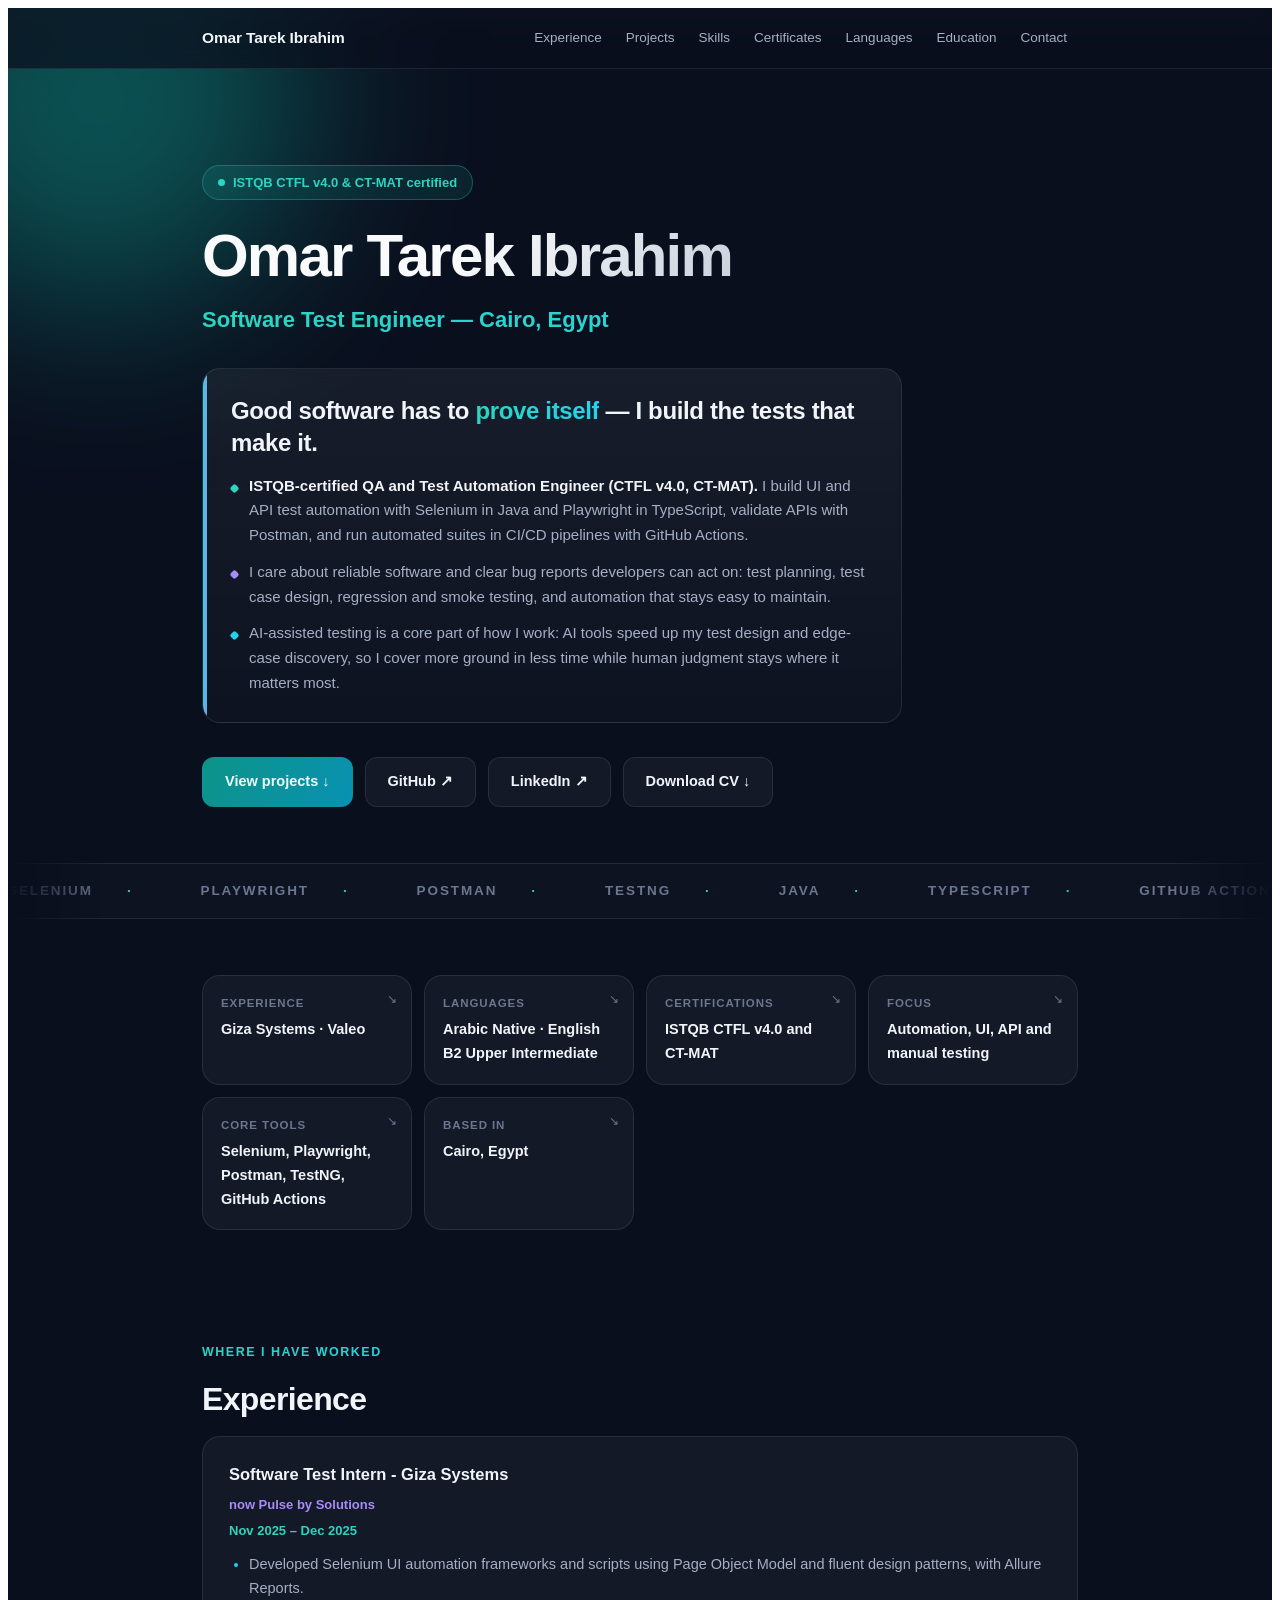
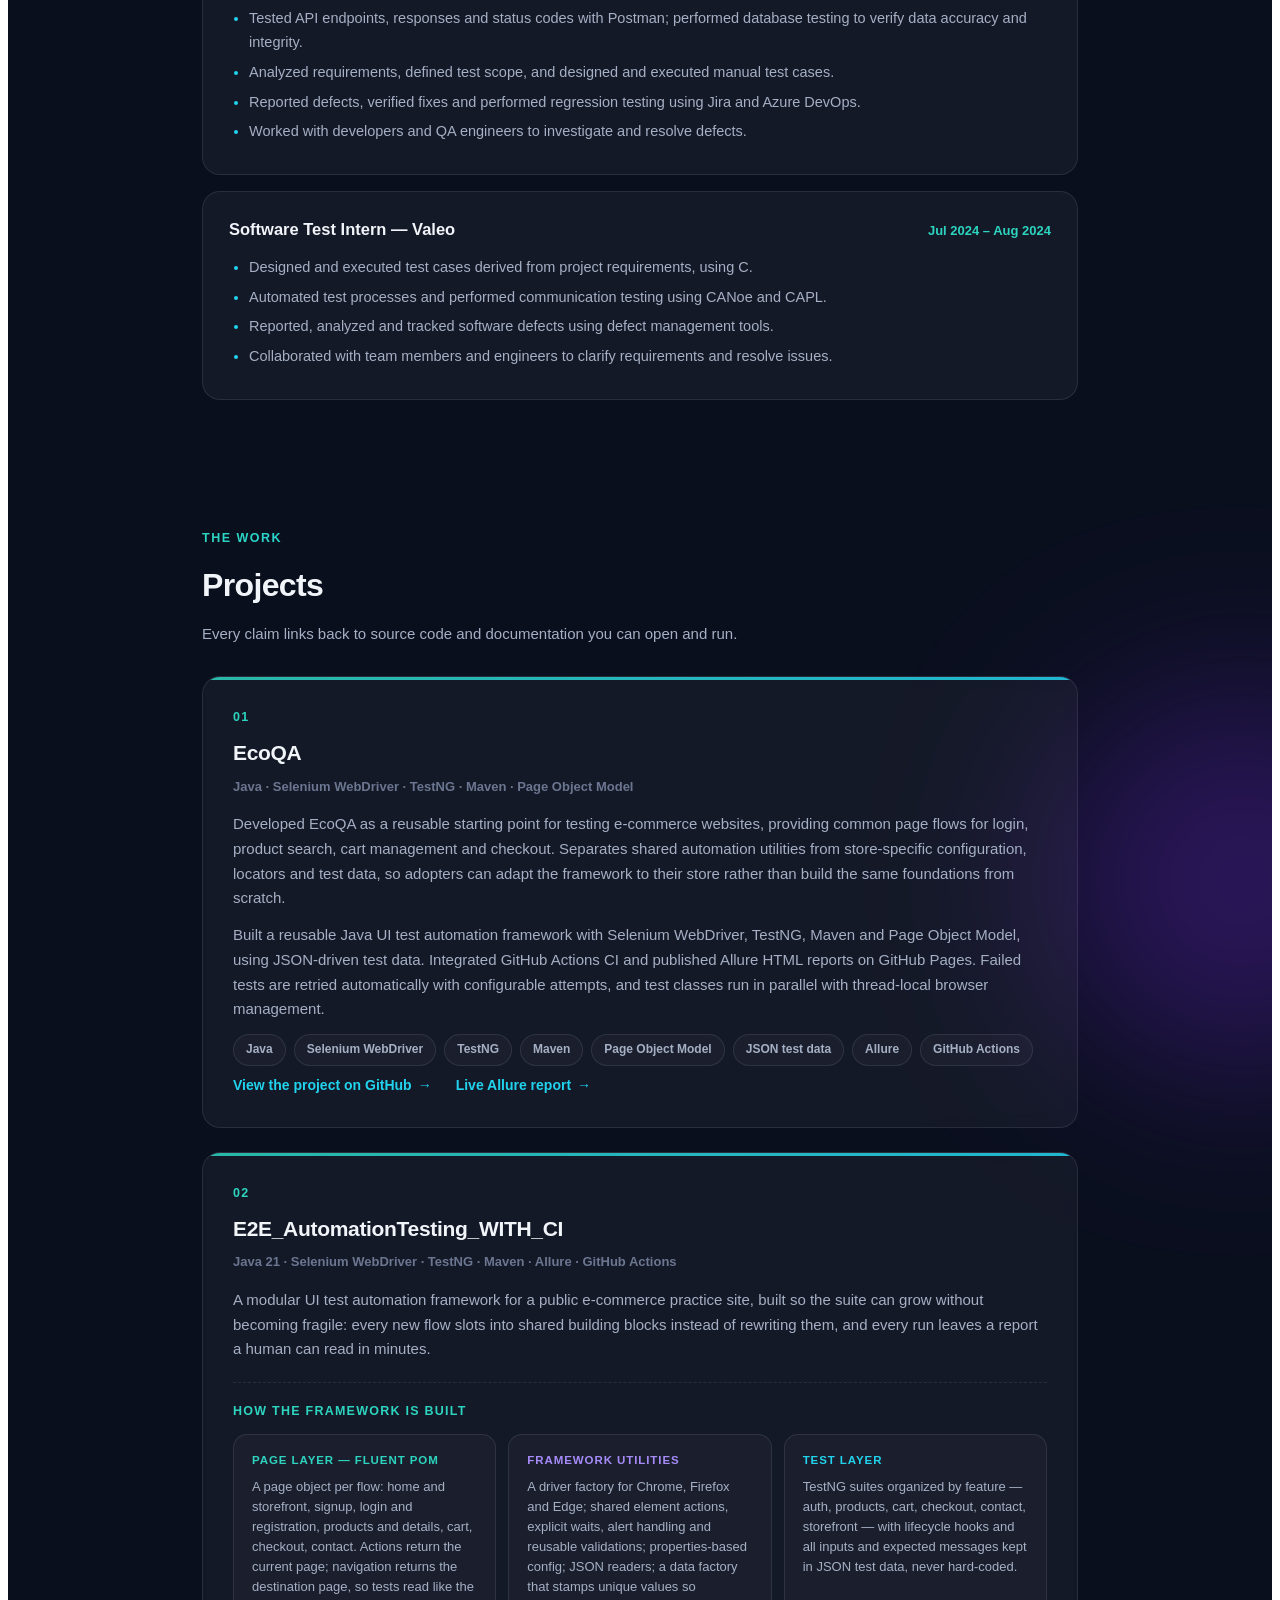
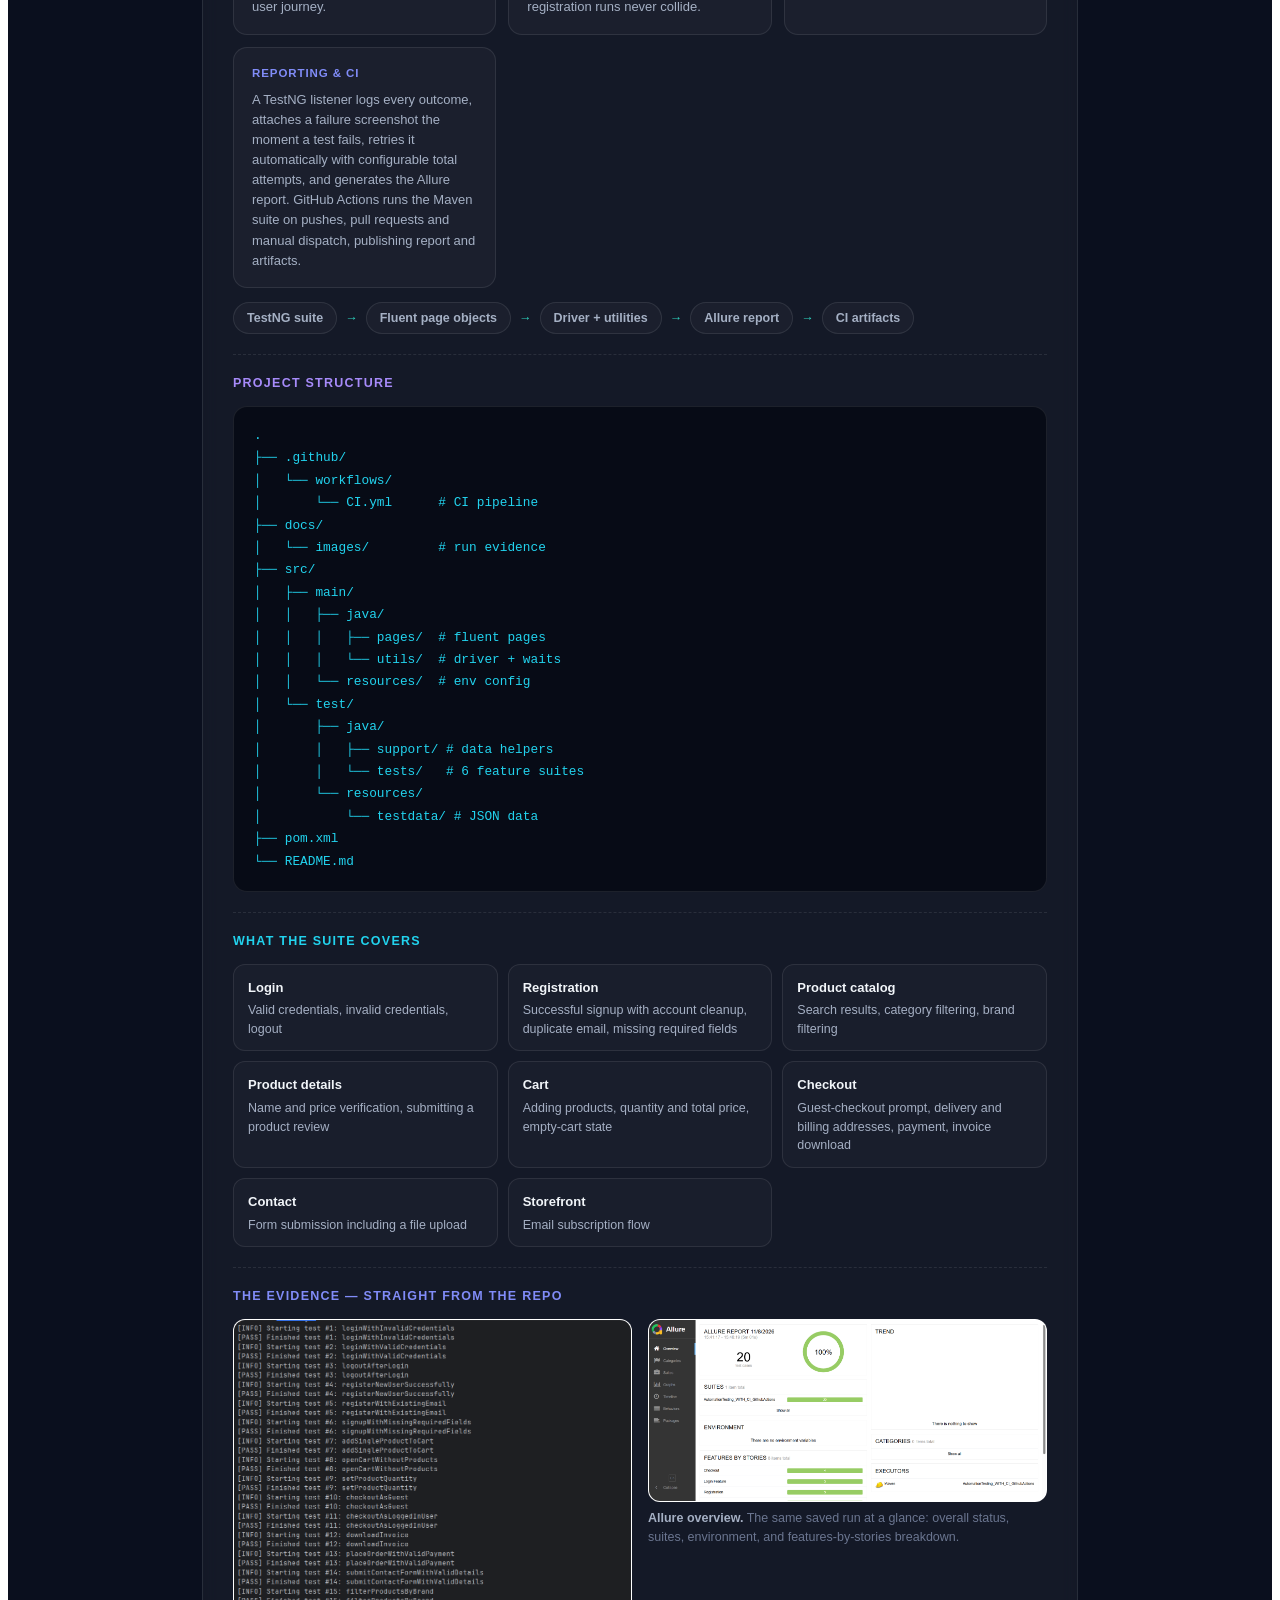
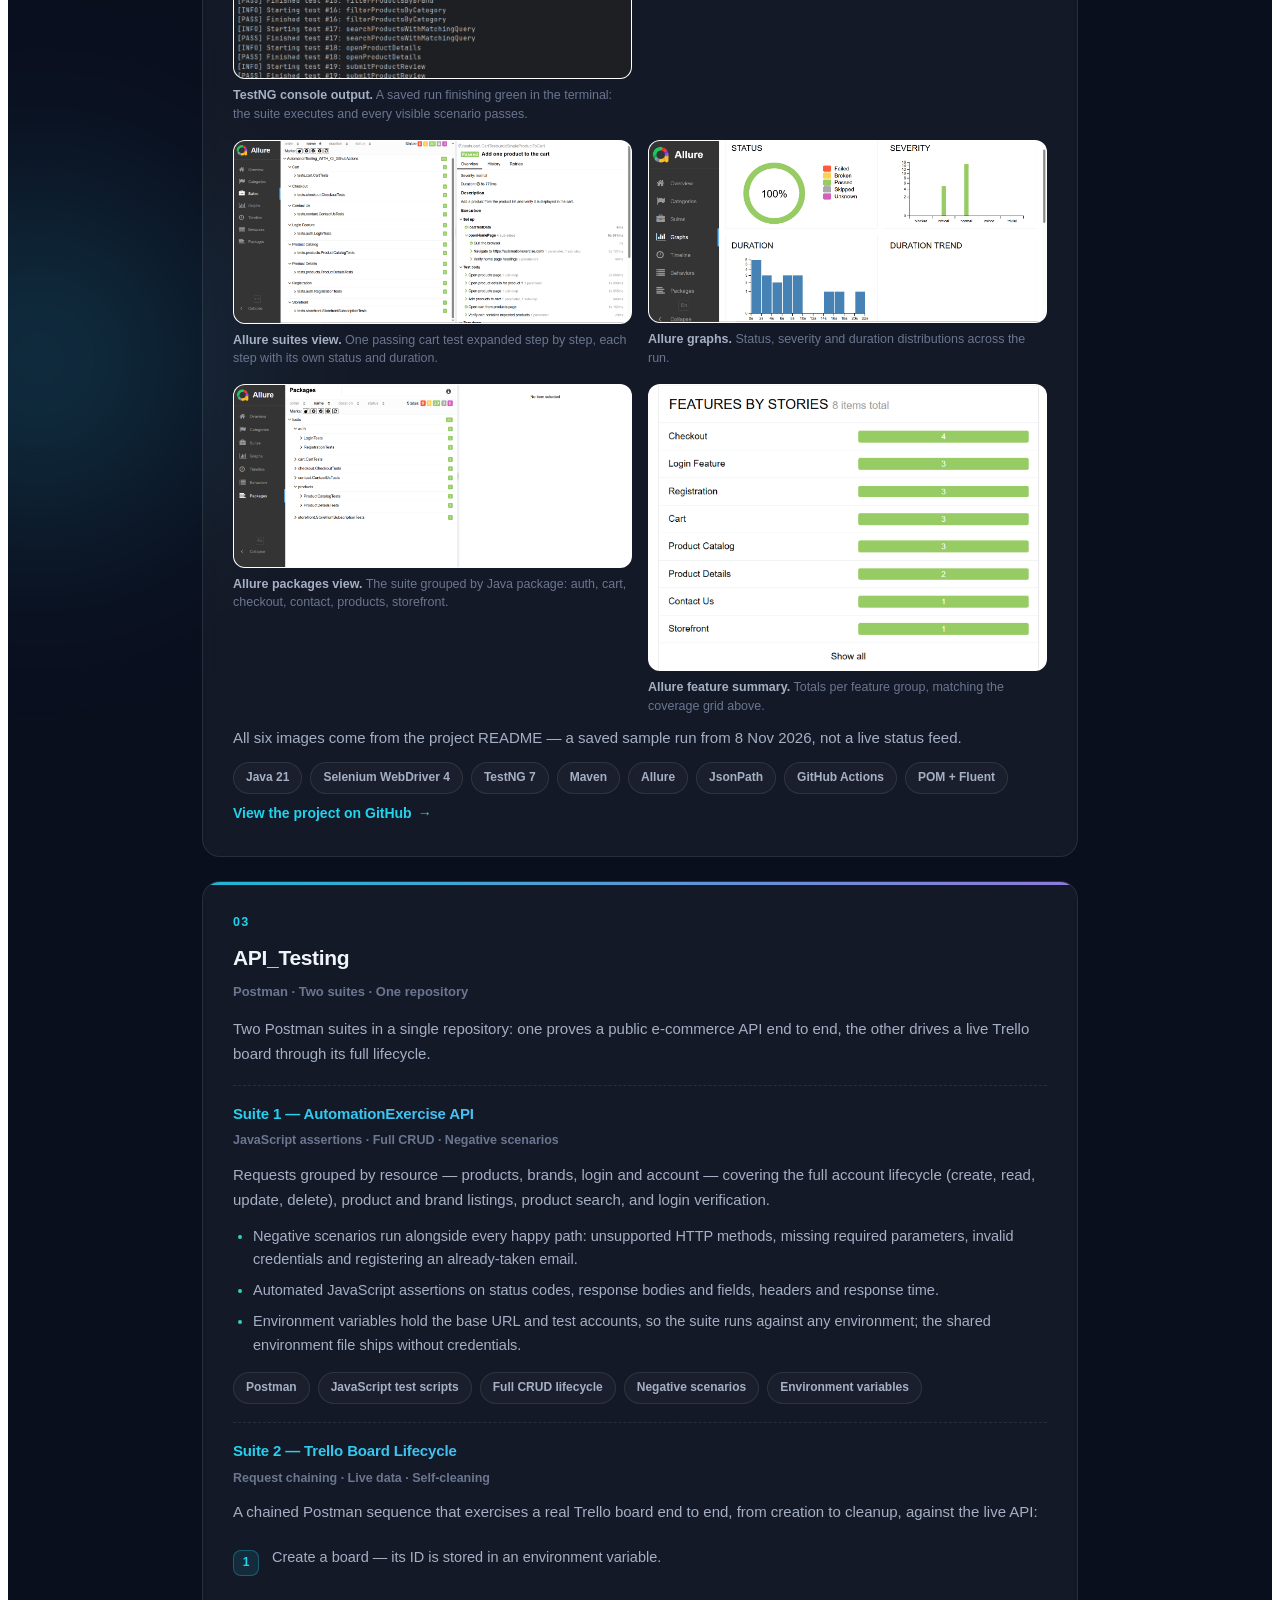
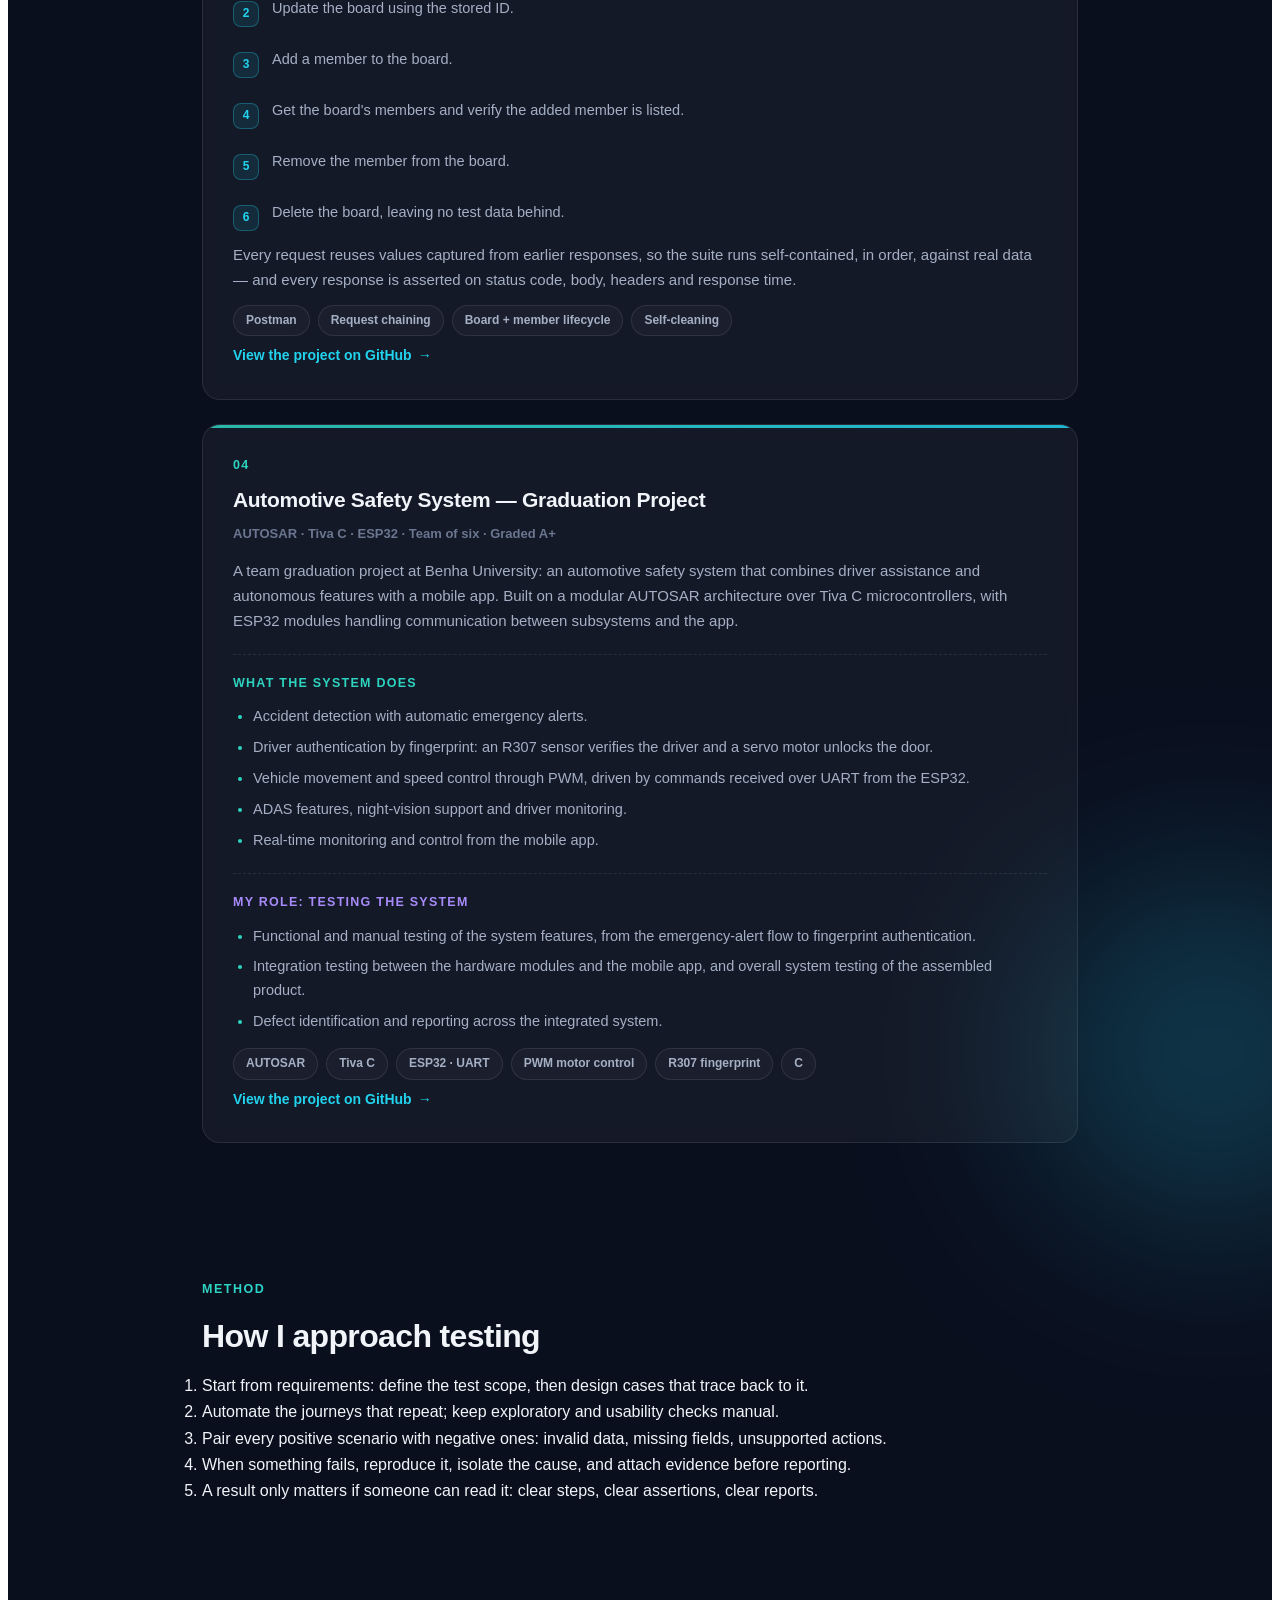
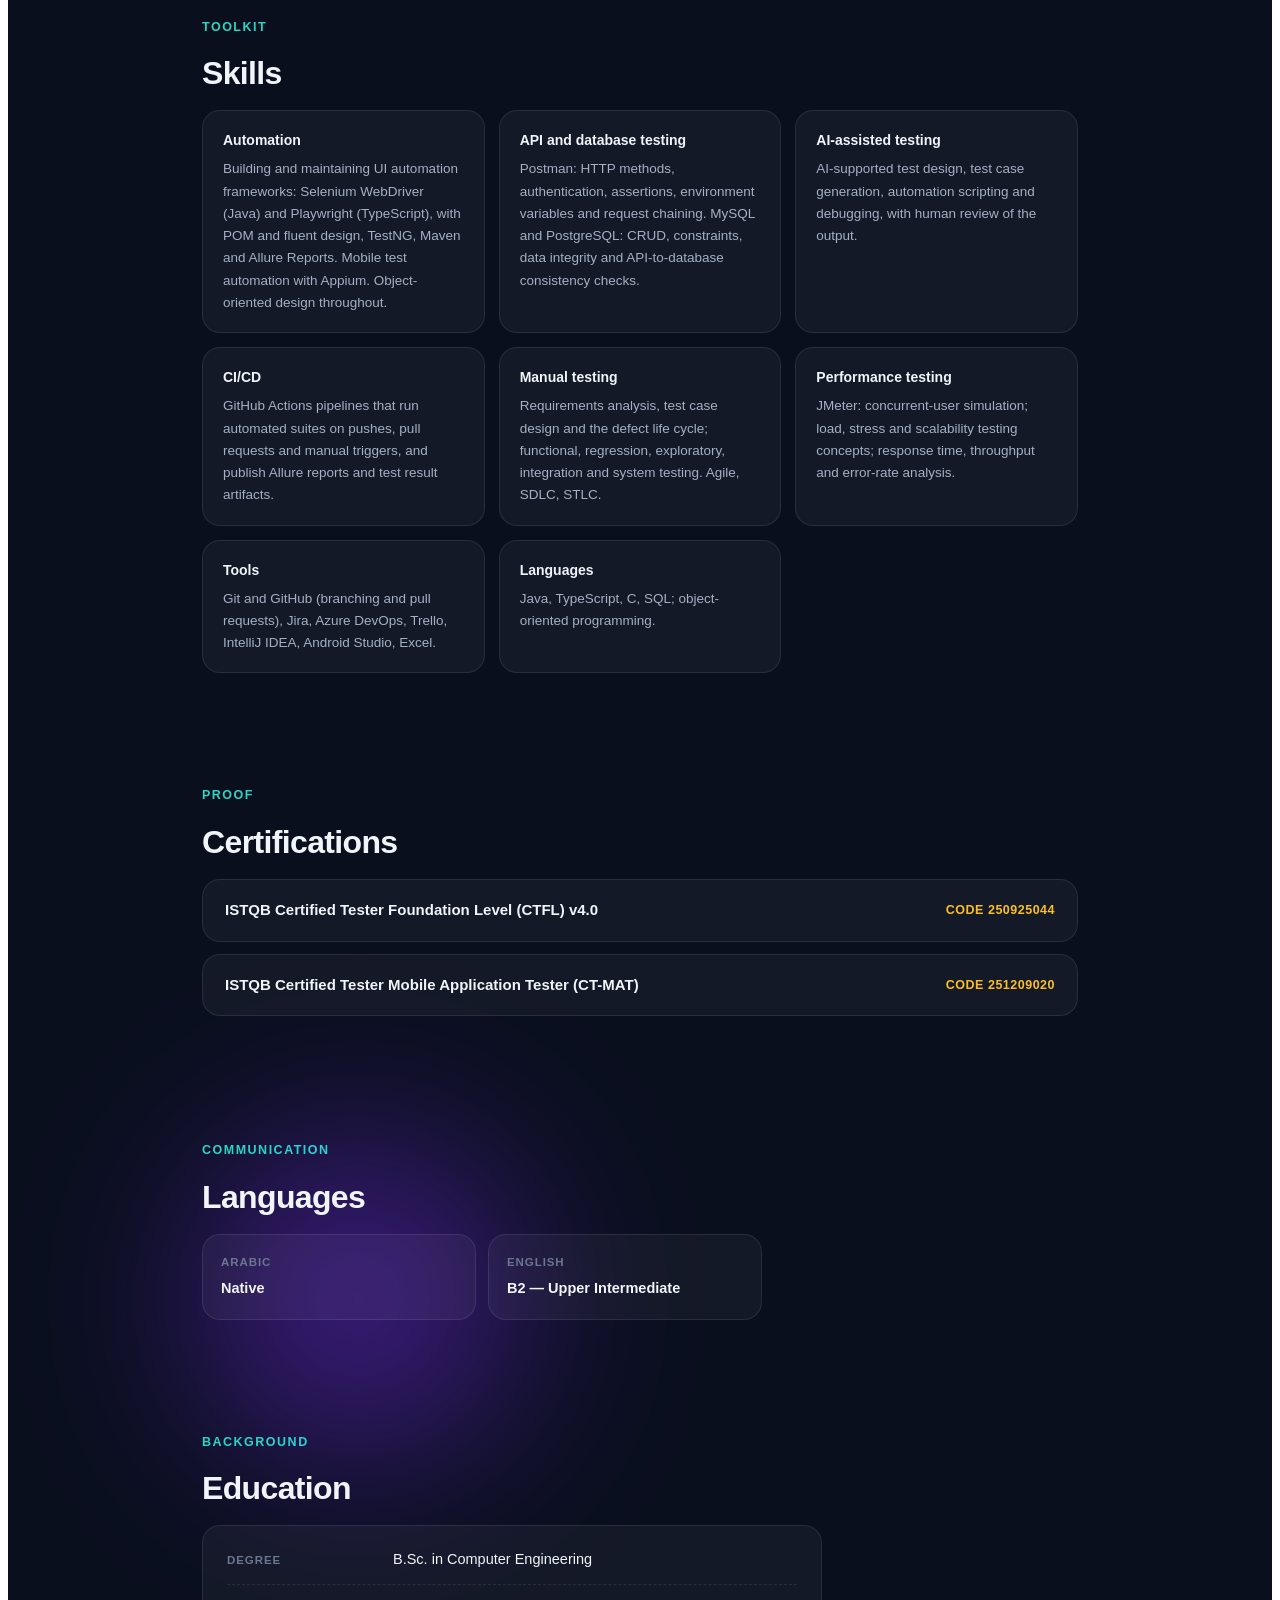
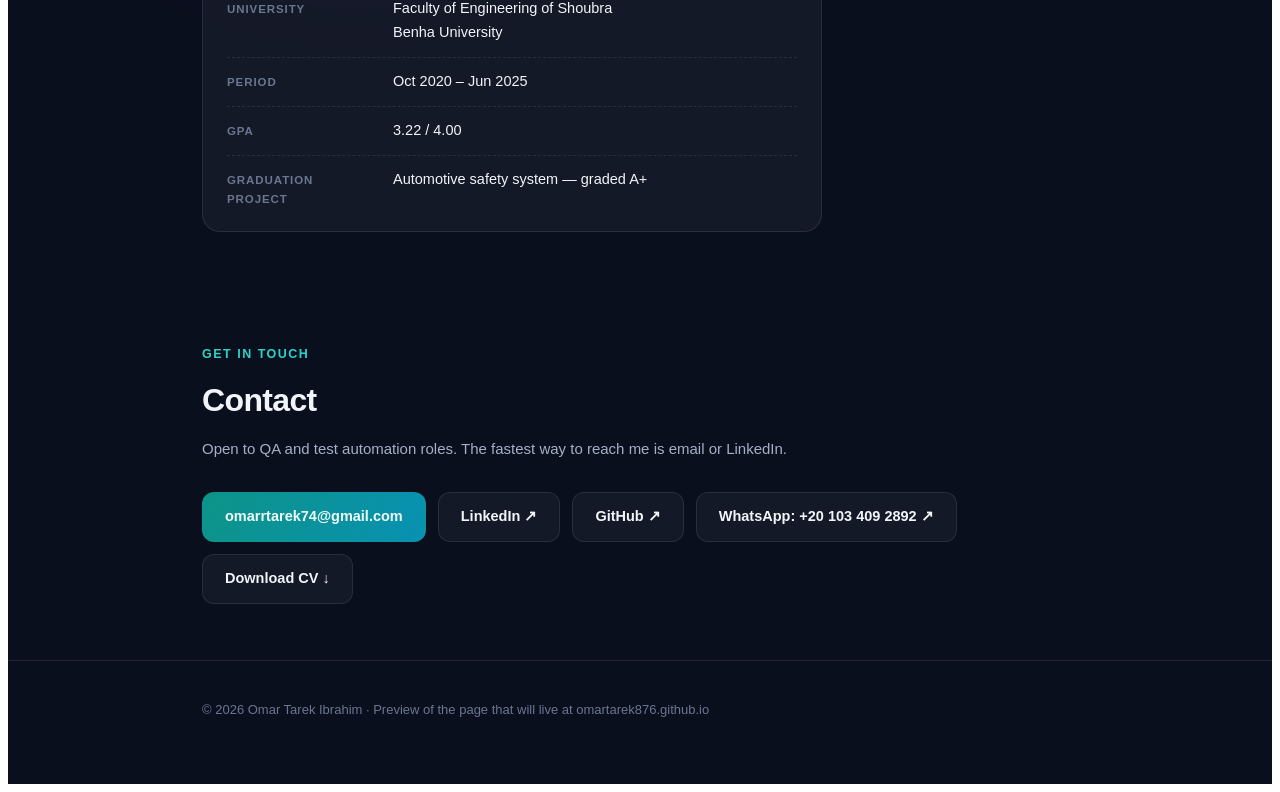
<file: index.html>
<!doctype html>
<html lang="en">
  <head>
    <meta charset="UTF-8" />
    <meta name="viewport" content="width=device-width, initial-scale=1.0" />
    <title>Omar Tarek — Software Test Engineer</title>
    <meta name="description" content="Omar Tarek Ibrahim — Software Test Engineer portfolio: ISTQB CTFL v4.0 and CT-MAT certified, UI and API test automation with Selenium, Playwright and Postman in CI/CD." />
    <script type="module" crossorigin src="./index-B9EFrnL3.js"></script>
    <link rel="stylesheet" crossorigin href="./index-CeJE07tK.css">
  </head>
  <body>
    <div id="root"></div>
  </body>
</html>
</file>
<file: index-CeJE07tK.css>
.v3-root{--bg:#0a0f1e;--panel:rgba(255,255,255,.045);--panel2:rgba(255,255,255,.07);--line:rgba(255,255,255,.09);--ink:#f1f5f9;--ink2:#a5b0c4;--ink3:#6b7690;--teal:#2dd4bf;--cyan:#22d3ee;--violet:#a78bfa;--indigo:#818cf8;--amber:#fbbf24;--grad:linear-gradient(90deg,#2dd4bf,#22d3ee,#a78bfa,#2dd4bf);--apigrad:linear-gradient(90deg,#22d3ee,#a78bfa);--radius:18px;position:relative;overflow:hidden;background:var(--bg);color:var(--ink);font-family:-apple-system,BlinkMacSystemFont,Segoe UI,Roboto,Helvetica Neue,Arial,sans-serif;line-height:1.65;-webkit-font-smoothing:antialiased;padding:0}.v3-root *{margin:0;padding:0;box-sizing:border-box}.v3-wrap{max-width:920px;margin:0 auto;padding:0 22px;position:relative;z-index:2}.v3-root a{color:inherit}.v3-orb{position:absolute;border-radius:50%;filter:blur(90px);opacity:.5;z-index:0;pointer-events:none}.v3-orb.a{width:420px;height:420px;background:#0d9488;top:-120px;left:-120px;animation:v3drift 18s ease-in-out infinite alternate}.v3-orb.b{width:380px;height:380px;background:#4c1d95;top:22%;right:-160px;animation:v3drift 22s ease-in-out infinite alternate-reverse}.v3-orb.c{width:340px;height:340px;background:#164e63;top:48%;left:-140px;animation:v3drift 26s ease-in-out infinite alternate}.v3-orb.d{width:360px;height:360px;background:#155e75;top:70%;right:-120px;animation:v3drift 20s ease-in-out infinite alternate}.v3-orb.e{width:320px;height:320px;background:#6d28d9;top:88%;left:15%;animation:v3drift 24s ease-in-out infinite alternate-reverse}@keyframes v3drift{0%{transform:translate(0) scale(1)}to{transform:translate(60px,40px) scale(1.15)}}.v3-nav{position:relative;z-index:5;background:#0a0f1eb8;-webkit-backdrop-filter:blur(14px);backdrop-filter:blur(14px);border-bottom:1px solid var(--line)}.v3-navrow{display:flex;align-items:center;justify-content:space-between;height:60px}.v3-brand{font-weight:800;font-size:15.5px;letter-spacing:-.01em;text-decoration:none;white-space:nowrap}.v3-links{display:flex;gap:2px;flex-wrap:wrap;justify-content:flex-end}.v3-links a{font-size:13.5px;color:var(--ink2);text-decoration:none;padding:8px 11px;border-radius:9px;position:relative;transition:color .2s}.v3-links a:after{content:"";position:absolute;left:11px;right:11px;bottom:4px;height:2px;border-radius:2px;background:var(--grad);transform:scaleX(0);transform-origin:left;transition:transform .25s ease}.v3-links a:hover{color:var(--ink)}.v3-links a:hover:after{transform:scaleX(1)}@media (max-width:640px){.v3-navrow{padding:6px 0;height:auto;min-height:60px}.v3-root .v3-nav .v3-wrap{padding:0 16px}.v3-brand{font-size:13px}.v3-links{gap:0;max-width:65%}.v3-links a{padding:6px 5px;font-size:10.5px}}.v3-hero{padding:96px 0 56px;position:relative}.v3-eyebrow{display:inline-flex;align-items:center;gap:8px;font-size:13px;font-weight:600;color:var(--teal);background:#2dd4bf1a;border:1px solid rgba(45,212,191,.3);padding:6px 15px;border-radius:999px;margin-bottom:24px}.v3-dot{width:7px;height:7px;border-radius:50%;background:var(--teal);animation:v3pulse 2s ease-in-out infinite}@keyframes v3pulse{0%,to{box-shadow:0 0 #2dd4bf80}50%{box-shadow:0 0 0 7px #2dd4bf00}}.v3-root h1{font-size:clamp(38px,7vw,60px);letter-spacing:-.03em;line-height:1.06;font-weight:850;background:linear-gradient(120deg,#f8fafc 30%,#94a3b8);-webkit-background-clip:text;background-clip:text;color:transparent}.v3-role{font-size:clamp(17px,2.8vw,22px);margin-top:14px;font-weight:600;background:var(--grad);background-size:300% 100%;-webkit-background-clip:text;background-clip:text;color:transparent;animation:v3gradmove 8s linear infinite}@keyframes v3gradmove{to{background-position:300% 0}}.v3-about{position:relative;margin-top:30px;max-width:700px;border-radius:var(--radius);background:linear-gradient(180deg,#ffffff0f,#ffffff05);border:1px solid var(--line);padding:26px 28px;overflow:hidden;-webkit-backdrop-filter:blur(8px);backdrop-filter:blur(8px)}.v3-about:before{content:"";position:absolute;left:0;top:0;bottom:0;width:4px;background:var(--grad);background-size:100% 300%;animation:v3gradmovev 9s linear infinite}@keyframes v3gradmovev{to{background-position:0 300%}}.v3-about .lead{font-size:clamp(19px,3vw,24px);font-weight:800;letter-spacing:-.015em;line-height:1.3;margin-bottom:16px;color:var(--ink)}.v3-about .lead em{font-style:normal;background:var(--grad);background-size:300% 100%;-webkit-background-clip:text;background-clip:text;color:transparent;animation:v3gradmove 8s linear infinite}.v3-about p{color:var(--ink2);font-size:15px;margin-bottom:12px;position:relative;padding-left:18px}.v3-about p:before{content:"";position:absolute;left:0;top:11px;width:7px;height:7px;border-radius:2px;background:var(--teal);transform:rotate(45deg)}.v3-about p:nth-of-type(2):before{background:var(--violet)}.v3-about p:nth-of-type(3):before{background:var(--cyan)}.v3-about p:last-child{margin-bottom:0}.v3-about strong{color:var(--ink);font-weight:700}.v3-cta{display:flex;flex-wrap:wrap;gap:12px;margin-top:34px}.v3-btn{display:inline-flex;align-items:center;gap:8px;font-size:14.5px;font-weight:650;padding:12px 22px;border-radius:12px;text-decoration:none;border:1px solid var(--line);background:var(--panel);color:var(--ink);-webkit-backdrop-filter:blur(8px);backdrop-filter:blur(8px);transition:transform .18s ease,box-shadow .18s ease,border-color .18s ease}.v3-btn:hover{transform:translateY(-3px);border-color:#2dd4bf80;box-shadow:0 10px 28px #2dd4bf24}.v3-btn.v3-primary{background:linear-gradient(120deg,#0d9488,#0891b2);border-color:transparent;color:#f0fdfa}.v3-btn.v3-primary:hover{box-shadow:0 10px 28px #0d948866}.v3-marquee{border-top:1px solid var(--line);border-bottom:1px solid var(--line);overflow:hidden;padding:16px 0;position:relative;z-index:2;background:#ffffff05;-webkit-mask-image:linear-gradient(90deg,transparent,#000 8%,#000 92%,transparent);mask-image:linear-gradient(90deg,transparent,#000 8%,#000 92%,transparent)}.v3-track{display:flex;gap:34px;width:max-content;animation:v3scroll 26s linear infinite}.v3-track span{font-size:13.5px;font-weight:700;letter-spacing:.14em;text-transform:uppercase;color:var(--ink3);white-space:nowrap}.v3-track span i{font-style:normal;color:var(--teal);margin-right:34px;margin-left:34px}@keyframes v3scroll{to{transform:translate(-50%)}}.v3-sec{padding:56px 0;position:relative;scroll-margin-top:70px}.v3-seclabel{font-size:12.5px;font-weight:800;letter-spacing:.12em;text-transform:uppercase;margin-bottom:10px;background:var(--grad);-webkit-background-clip:text;background-clip:text;color:transparent}.v3-root h2{font-size:clamp(24px,3.6vw,32px);letter-spacing:-.02em;font-weight:800;margin-bottom:10px;color:var(--ink)}.v3-secnote{color:var(--ink2);font-size:15px;max-width:660px;margin-bottom:30px}.v3-reveal{opacity:0;transform:translateY(26px);animation:v3fadeup .7s cubic-bezier(.2,.7,.2,1) forwards}.v3-d1{animation-delay:.1s}.v3-d2{animation-delay:.22s}.v3-d3{animation-delay:.34s}@keyframes v3fadeup{to{opacity:1;transform:none}}.v3-facts{display:grid;grid-template-columns:repeat(auto-fit,minmax(170px,1fr));gap:12px}.v3-fact{display:block;text-decoration:none;position:relative;background:var(--panel);border:1px solid var(--line);border-radius:var(--radius);padding:18px;transition:transform .2s ease,border-color .2s ease,background .2s ease}.v3-fact .go{position:absolute;top:14px;right:14px;font-size:12px;color:var(--ink3);transition:color .2s ease,transform .2s ease}.v3-fact:hover{transform:translateY(-4px);border-color:#2dd4bf73;background:var(--panel2)}.v3-fact:hover .go{color:var(--teal);transform:translate(2px,2px)}.v3-fk{font-size:11.5px;font-weight:700;color:var(--ink3);text-transform:uppercase;letter-spacing:.08em;margin-bottom:5px}.v3-fv{font-size:14.5px;font-weight:650}.v3-project{position:relative;background:var(--panel);border:1px solid var(--line);border-radius:var(--radius);padding:30px;margin-bottom:24px;overflow:hidden;-webkit-backdrop-filter:blur(8px);backdrop-filter:blur(8px);transition:transform .22s ease,border-color .22s ease,box-shadow .22s ease}.v3-project:before{content:"";position:absolute;inset:0 0 auto 0;height:3px;background:var(--grad);background-size:300% 100%;animation:v3gradmove 10s linear infinite;opacity:.85}.v3-project:hover{transform:translateY(-5px);border-color:#a78bfa73;box-shadow:0 18px 44px #0006}.v3-num{font-size:12.5px;font-weight:800;color:var(--teal);letter-spacing:.1em;margin-bottom:8px}.v3-project h3{font-size:21px;letter-spacing:-.015em;font-weight:750;color:var(--ink)}.v3-stack{font-size:13px;color:var(--ink3);font-weight:600;margin:5px 0 15px}.v3-project p{color:var(--ink2);font-size:15px;margin-bottom:12px}.v3-project ul{margin:0 0 14px 20px;color:var(--ink2);font-size:14.5px;list-style:disc outside}.v3-project li{margin-bottom:7px}.v3-project li::marker{color:var(--teal)}.v3-project strong{color:var(--ink)}.v3-repolink{display:inline-flex;align-items:center;gap:6px;font-size:14px;font-weight:700;color:var(--cyan)!important;text-decoration:none;margin-top:8px;transition:gap .2s ease}.v3-repolink:hover{gap:11px}.v3-flagship{border-color:#2dd4bf66;background:linear-gradient(180deg,#2dd4bf12,#ffffff08)}.v3-pblock{margin:20px 0 4px;padding-top:18px;border-top:1px dashed var(--line)}.v3-pblock h4{font-size:12.5px;font-weight:800;letter-spacing:.1em;text-transform:uppercase;margin-bottom:12px;color:var(--teal)}.v3-project .v3-pblock.b2 h4{color:var(--violet)}.v3-project .v3-pblock.b3 h4{color:var(--cyan)}.v3-project .v3-pblock.b4 h4{color:var(--indigo)}.v3-project.v3-api:before{background:var(--apigrad);background-size:100% 100%;animation:none}.v3-project.v3-api .v3-num{color:var(--cyan)}.v3-shared{font-size:12.5px;color:var(--ink3);margin-top:10px}.v3-arch{display:grid;grid-template-columns:repeat(auto-fit,minmax(240px,1fr));gap:12px}.v3-layer{border:1px solid var(--line);border-radius:14px;padding:16px 18px;background:#ffffff08;transition:transform .18s ease,border-color .18s ease}.v3-layer:hover{transform:translateY(-3px);border-color:#2dd4bf80}.v3-layer .ln{font-size:11.5px;font-weight:800;letter-spacing:.08em;text-transform:uppercase;margin-bottom:7px;color:var(--teal)}.v3-layer:nth-child(2) .ln{color:var(--violet)}.v3-layer:nth-child(3) .ln{color:var(--cyan)}.v3-layer:nth-child(4) .ln{color:var(--indigo)}.v3-layer .ld{font-size:13px;color:var(--ink2);line-height:1.55}.v3-flow{display:flex;flex-wrap:wrap;align-items:center;gap:8px;margin-top:14px;font-size:12.5px;font-weight:700}.v3-flow .step{border:1px solid var(--line);border-radius:999px;padding:5px 13px;color:var(--ink2);background:#ffffff08}.v3-flow .arr{color:var(--teal)}.v3-tree{background:#070b16;border:1px solid var(--line);border-radius:14px;padding:18px 20px;overflow-x:auto}.v3-tree pre{font-family:ui-monospace,SFMono-Regular,Menlo,Consolas,monospace;font-size:12.8px;line-height:1.75;color:var(--cyan);white-space:pre}@media (max-width:640px){.v3-tree{padding:14px}.v3-tree pre{font-size:11px;line-height:1.7}}.v3-chips{display:flex;flex-wrap:wrap;gap:8px;margin-top:12px}.v3-chip{font-size:12px;font-weight:700;color:var(--ink2);border:1px solid var(--line);border-radius:999px;padding:5px 12px;background:#ffffff08;transition:border-color .2s ease,color .2s ease}.v3-chip:hover{border-color:#2dd4bf80;color:var(--ink)}.v3-cov{display:grid;grid-template-columns:repeat(auto-fit,minmax(200px,1fr));gap:10px;margin-top:4px}.v3-covitem{border:1px solid var(--line);border-radius:12px;padding:12px 14px;background:#ffffff06;transition:transform .18s ease,border-color .18s ease}.v3-covitem:hover{transform:translateY(-3px);border-color:#22d3ee73}.v3-covitem .t{font-size:13px;font-weight:750;color:var(--ink);margin-bottom:3px}.v3-covitem .d{font-size:12.5px;color:var(--ink2);line-height:1.5}.v3-shots{display:grid;grid-template-columns:1fr 1fr;gap:16px;margin:6px 0 4px}@media (max-width:640px){.v3-shots{grid-template-columns:1fr}}.v3-shot{margin:0}.v3-shot img{width:100%;border:1px solid var(--line);border-radius:12px;background:#fff;display:block;transition:transform .25s ease,box-shadow .25s ease}.v3-shot img:hover{transform:scale(1.02);box-shadow:0 12px 30px #00000073}.v3-shot figcaption{font-size:12.5px;color:var(--ink3);margin-top:7px;line-height:1.5}.v3-shot figcaption b{color:var(--ink2);font-weight:700}ol.v3-chain{list-style:none;counter-reset:v3c;margin:0 0 6px}ol.v3-chain li{counter-increment:v3c;display:flex;gap:13px;padding:9px 0;color:var(--ink2);font-size:14.5px;align-items:baseline}ol.v3-chain li:before{content:counter(v3c);flex:0 0 24px;height:24px;border-radius:8px;background:#22d3ee1a;border:1px solid rgba(34,211,238,.3);color:var(--cyan);font-size:12px;font-weight:800;display:flex;align-items:center;justify-content:center;transform:translateY(4px)}.v3-job{background:var(--panel);border:1px solid var(--line);border-radius:var(--radius);padding:24px 26px;margin-bottom:16px;transition:transform .2s ease,border-color .2s ease}.v3-job:hover{transform:translateY(-3px);border-color:#22d3ee66}.v3-jobhead{display:flex;justify-content:space-between;align-items:baseline;gap:4px 18px;flex-wrap:wrap;margin-bottom:12px}.v3-jobtitle{font-size:16.5px;font-weight:750}.v3-jobtitle .co{white-space:nowrap}.v3-when{font-size:13px;color:var(--teal);font-weight:700;margin:0;white-space:nowrap}.v3-job ul{margin-left:20px;color:var(--ink2);font-size:14.5px;list-style:disc outside}.v3-job li{margin-bottom:6px}.v3-job li::marker{color:var(--cyan)}.v3-skills{display:grid;grid-template-columns:repeat(auto-fit,minmax(255px,1fr));gap:14px}.v3-skill{background:var(--panel);border:1px solid var(--line);border-radius:var(--radius);padding:18px 20px;transition:transform .2s ease,border-color .2s ease}.v3-skill:hover{transform:translateY(-4px)}.v3-skill:nth-child(3n+1):hover{border-color:#2dd4bf80}.v3-skill:nth-child(3n+2):hover{border-color:#a78bfa80}.v3-skill:nth-child(3n):hover{border-color:#22d3ee80}.v3-skill .k{font-size:14px;font-weight:750;margin-bottom:6px}.v3-skill .v{font-size:13.5px;color:var(--ink2)}.v3-cert{display:flex;justify-content:space-between;gap:16px;align-items:center;flex-wrap:wrap;background:var(--panel);border:1px solid var(--line);border-radius:var(--radius);padding:18px 22px;margin-bottom:12px;transition:transform .2s ease,border-color .2s ease}.v3-cert:hover{transform:translateY(-3px);border-color:#fbbf2473}.v3-cert .n{font-size:15px;font-weight:700}.v3-cert .c{font-size:12.5px;color:var(--amber);font-weight:700;letter-spacing:.04em}.v3-langs{display:grid;grid-template-columns:repeat(auto-fit,minmax(220px,1fr));gap:12px;max-width:560px}.v3-educard{background:var(--panel);border:1px solid var(--line);border-radius:var(--radius);padding:10px 24px;max-width:620px}.v3-edurow{display:flex;gap:16px;padding:12px 0;border-bottom:1px dashed var(--line);align-items:baseline}.v3-edurow:last-child{border-bottom:0}.v3-edurow .k{flex:0 0 150px;font-size:11.5px;font-weight:700;color:var(--ink3);text-transform:uppercase;letter-spacing:.08em}.v3-edurow .v{flex:1;font-size:14.5px;color:var(--ink)}@media (max-width:640px){.v3-edurow{flex-direction:column;gap:3px}.v3-edurow .k{flex:none}}.v3-btn.v3-wabtn:hover{border-color:#2dd4bf99;box-shadow:0 10px 28px #2dd4bf29}.v3-footer{border-top:1px solid var(--line);padding:38px 0 64px;color:var(--ink3);font-size:13px;position:relative;z-index:2}@media (prefers-reduced-motion: reduce){.v3-root *{animation:none!important;transition:none!important}.v3-reveal{opacity:1;transform:none}}.v3-nownote{font-size:13px;font-weight:700;color:var(--violet);margin:2px 0 0;width:100%}.v3-suite{border-top:1px dashed var(--line);margin-top:18px;padding-top:16px}.v3-suite:first-of-type{margin-top:20px}.v3-suiteh{font-size:15px;font-weight:800;letter-spacing:-.01em;background:var(--apigrad);-webkit-background-clip:text;background-clip:text;color:transparent;margin-bottom:4px}.v3-suitestack{font-size:12.5px;color:var(--ink3);font-weight:600;margin-bottom:12px}
</file>
